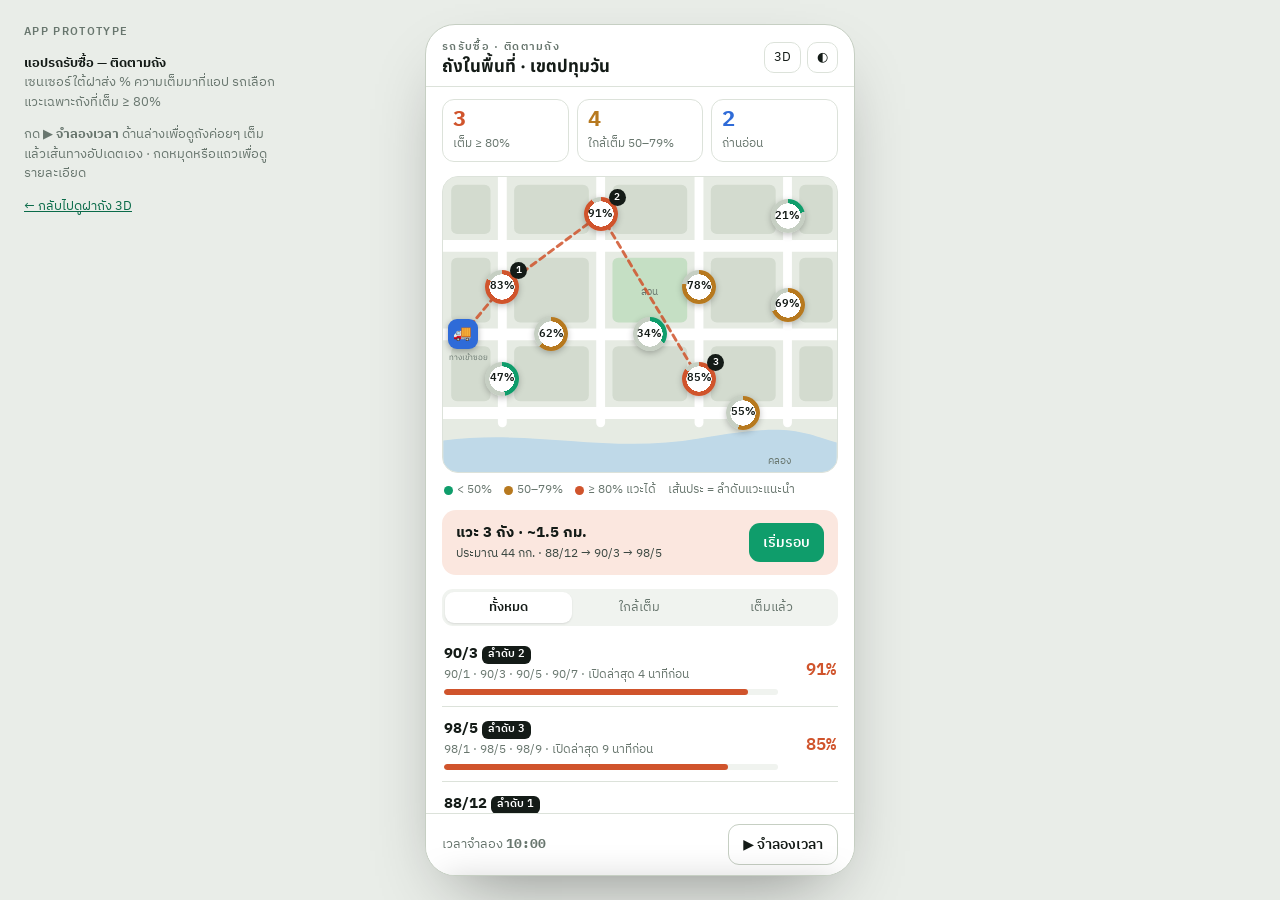
<file: monitor.html>
<!DOCTYPE html>
<html lang="th">
<head>
<meta charset="utf-8">
<meta name="viewport" content="width=device-width, initial-scale=1, viewport-fit=cover">
<meta name="color-scheme" content="light dark">
<title>ติดตามถัง · แอปรถรับซื้อ</title>
<link rel="preconnect" href="https://fonts.googleapis.com">
<link rel="preconnect" href="https://fonts.gstatic.com" crossorigin>
<link rel="stylesheet" href="https://fonts.googleapis.com/css2?family=Anuphan:wght@500;600;700&family=IBM+Plex+Sans+Thai:wght@400;500;600&family=IBM+Plex+Mono:wght@400;500&display=swap">
<style>
*{ box-sizing:border-box; }
[hidden]{ display:none !important; }
:root{
  --ground:#E9EDE8; --surface:#FFFFFF; --sunken:#F0F3EF;
  --line:#DCE2DA; --line-strong:#C6CFC3;
  --ink:#141B17; --ink-2:#3A4741; --muted:#68766E;
  --accent:#0F9D6B; --accent-ink:#0A6B49; --accent-soft:#E0F2EA;
  --warn:#B7791F; --warn-soft:#F8EEDB;
  --full:#D0542C; --full-soft:#FBE7DF;
  --blue:#2F6BD8; --blue-soft:#E3ECFB;
  --map-ground:#E6EBE3; --map-block:#D3DBCF; --map-road:#FFFFFF; --map-park:#C5DFC4; --map-water:#BFD9E8;
  --shadow:0 1px 2px rgba(20,27,23,.06), 0 12px 32px -18px rgba(20,27,23,.4);
}
:root[data-theme="dark"]{
  --ground:#080B0A; --surface:#19211E; --sunken:#131A18;
  --line:#28322E; --line-strong:#38443F;
  --ink:#E9EFEB; --ink-2:#C2CEC7; --muted:#8B9A92;
  --accent:#35C596; --accent-ink:#7FE2C0; --accent-soft:#123328;
  --warn:#E0A84E; --warn-soft:#2C2314;
  --full:#F07A52; --full-soft:#3A1F16;
  --blue:#7FA8F0; --blue-soft:#17243A;
  --map-ground:#141B18; --map-block:#222C28; --map-road:#2E3934; --map-park:#1C3326; --map-water:#16303D;
  --shadow:0 1px 2px rgba(0,0,0,.4), 0 12px 32px -18px rgba(0,0,0,.8);
}
html,body{ margin:0; }
body{ background:var(--ground); color:var(--ink); min-height:100vh;
  font-family:'IBM Plex Sans Thai','Segoe UI',system-ui,sans-serif; font-size:14px; line-height:1.5; }
.disp{ font-family:'Anuphan','IBM Plex Sans Thai',system-ui,sans-serif; }
.mono{ font-family:'IBM Plex Mono',ui-monospace,monospace; font-variant-numeric:tabular-nums; }
.eyebrow{ font-size:11px; letter-spacing:.12em; text-transform:uppercase; color:var(--muted); font-weight:600; }
button{ font:inherit; color:inherit; cursor:pointer; }

.frame{ position:relative; background:var(--surface); max-width:430px; margin:0 auto; min-height:100vh; display:flex; flex-direction:column; }
@media (min-width:820px){
  body{ display:grid; place-items:center; padding:24px; }
  .frame{ width:430px; height:min(880px, calc(100vh - 48px)); min-height:0; border:1px solid var(--line-strong); border-radius:30px; overflow:hidden; box-shadow:0 30px 70px -30px rgba(0,0,0,.45); }
  .desk{ display:block !important; }
  .frame .sheet, .frame .toast{ position:absolute; max-width:none; }
}
.desk{ display:none; position:fixed; left:24px; top:24px; max-width:260px; color:var(--muted); font-size:13px; }
.desk a{ color:var(--accent-ink); }

header{ padding:14px 16px 10px; display:flex; align-items:center; gap:10px; border-bottom:1px solid var(--line); }
header h1{ margin:0; font-size:17px; line-height:1.2; }
.hb{ margin-left:auto; display:flex; gap:6px; }
.ib{ border:1px solid var(--line); background:var(--surface); border-radius:10px; padding:5px 9px; font-size:13px; text-decoration:none; color:inherit; }
.ib[aria-pressed="true"]{ background:var(--accent-soft); border-color:var(--accent); color:var(--accent-ink); }

.scroll{ flex:1; overflow-y:auto; overscroll-behavior:contain; }
.scroll::-webkit-scrollbar{ width:0; }

.stats{ display:grid; grid-template-columns:repeat(3,1fr); gap:8px; padding:12px 16px 4px; }
.stat{ border:1px solid var(--line); border-radius:12px; padding:8px 10px; background:var(--surface); text-align:left; }
.stat b{ display:block; font-size:22px; line-height:1.1; }
.stat span{ font-size:11.5px; color:var(--muted); }
.stat.full b{ color:var(--full); } .stat.near b{ color:var(--warn); } .stat.bat b{ color:var(--blue); }
.stat[aria-pressed="true"]{ border-color:var(--ink-2); box-shadow:inset 0 0 0 1px var(--ink-2); }

.map{ position:relative; margin:10px 16px 0; border-radius:16px; overflow:hidden; border:1px solid var(--line); aspect-ratio:4/3; background:var(--map-ground); }
.map svg{ position:absolute; inset:0; width:100%; height:100%; }
.pin{ position:absolute; transform:translate(-50%,-50%); width:34px; height:34px; border-radius:50%; border:0; padding:0;
  display:grid; place-items:center; font-size:10.5px; font-weight:600; color:var(--ink);
  background:radial-gradient(circle, var(--surface) 0 52%, transparent 53%), conic-gradient(var(--c) calc(var(--p)*1%), var(--line-strong) 0);
  box-shadow:0 2px 6px rgba(0,0,0,.25); transition:transform .2s; }
.pin.sel{ transform:translate(-50%,-50%) scale(1.25); z-index:3; }
.pin .ord{ position:absolute; top:-8px; right:-8px; min-width:17px; height:17px; border-radius:9px; background:var(--ink); color:var(--surface); font-size:10px; display:grid; place-items:center; padding:0 4px; }
.pin.dim{ opacity:.35; }
.pin.pulse:after{ content:""; position:absolute; inset:-6px; border-radius:50%; border:2px solid var(--full); animation:pulse 1.2s ease-out 3; }
@keyframes pulse{ from{ transform:scale(.8); opacity:1 } to{ transform:scale(1.6); opacity:0 } }
.truck{ position:absolute; transform:translate(-50%,-50%); width:30px; height:30px; border-radius:9px; background:var(--blue); color:#fff; display:grid; place-items:center; font-size:15px; box-shadow:0 2px 6px rgba(0,0,0,.3); }
.legend{ display:flex; gap:12px; padding:8px 18px 0; font-size:11.5px; color:var(--muted); flex-wrap:wrap; }
.legend i{ display:inline-block; width:9px; height:9px; border-radius:50%; margin-right:4px; vertical-align:middle; }

.route{ margin:12px 16px 0; border-radius:14px; padding:12px 14px; background:var(--full-soft); display:flex; gap:10px; align-items:center; }
.route .t{ flex:1; }
.route b{ font-size:15px; }
.route small{ display:block; color:var(--ink-2); font-size:12px; }
.btn{ border:0; border-radius:11px; padding:9px 14px; font-weight:600; background:var(--accent); color:#fff; }
:root[data-theme="dark"] .btn{ color:#06120D; }
.btn.ghost{ background:transparent; border:1px solid var(--line-strong); color:var(--ink); }
.btn:disabled{ opacity:.45; cursor:default; }

.seg{ display:flex; gap:4px; margin:14px 16px 6px; padding:3px; background:var(--sunken); border-radius:11px; }
.seg button{ flex:1; border:0; background:transparent; border-radius:9px; padding:6px; font-size:13px; color:var(--muted); }
.seg button[aria-selected="true"]{ background:var(--surface); color:var(--ink); font-weight:600; box-shadow:0 1px 2px rgba(0,0,0,.1); }

.list{ list-style:none; margin:0; padding:0 16px 90px; }
.row{ display:flex; gap:12px; align-items:center; width:100%; text-align:left; border:0; border-bottom:1px solid var(--line); background:transparent; padding:11px 2px; }
.row:hover{ background:var(--sunken); }
.row .h{ flex:1; min-width:0; }
.row .h b{ font-size:14.5px; }
.row .h small{ display:block; color:var(--muted); font-size:12px; white-space:nowrap; overflow:hidden; text-overflow:ellipsis; }
.bar{ height:6px; border-radius:6px; background:var(--sunken); overflow:hidden; margin-top:5px; }
.bar i{ display:block; height:100%; border-radius:6px; background:var(--c); transition:width .5s; }
.pct{ font-size:17px; font-weight:600; min-width:46px; text-align:right; }
.tag{ display:inline-block; font-size:10.5px; font-weight:600; padding:1px 6px; border-radius:6px; margin-left:4px; vertical-align:1px; }
.tag.bat{ background:var(--blue-soft); color:var(--blue); }
.tag.rt{ background:var(--ink); color:var(--surface); }

.sheet{ position:fixed; left:0; right:0; bottom:0; max-width:430px; margin:0 auto; background:var(--surface); border-top:1px solid var(--line-strong); border-radius:20px 20px 0 0;
  box-shadow:0 -12px 32px -18px rgba(0,0,0,.5); padding:10px 18px 18px; transform:translateY(105%); transition:transform .28s cubic-bezier(.2,.8,.3,1); z-index:10; max-height:78%; overflow-y:auto; }
.sheet.open{ transform:none; }
.grab{ width:38px; height:4px; border-radius:4px; background:var(--line-strong); margin:0 auto 10px; }
.sheet h2{ margin:0; font-size:20px; }
.kv{ display:grid; grid-template-columns:1fr 1fr; gap:8px; margin:12px 0; }
.kv div{ background:var(--sunken); border-radius:10px; padding:8px 10px; }
.kv small{ display:block; color:var(--muted); font-size:11.5px; }
.kv b{ font-size:15px; }
.big{ display:flex; align-items:baseline; gap:8px; margin-top:8px; }
.big b{ font-size:40px; line-height:1; }
.note{ font-size:11.5px; color:var(--muted); margin:8px 0 0; }
.acts{ display:flex; gap:8px; margin-top:12px; }
.acts .btn{ flex:1; }

.toast{ position:fixed; left:16px; right:16px; top:64px; max-width:398px; margin:0 auto; z-index:20; background:var(--ink); color:var(--surface); border-radius:12px; padding:10px 12px; font-size:13px;
  box-shadow:var(--shadow); transform:translateY(-20px); opacity:0; transition:.25s; pointer-events:none; }
.toast.show{ transform:none; opacity:1; }

.foot{ position:sticky; bottom:0; display:flex; gap:8px; align-items:center; padding:10px 16px; background:var(--surface); border-top:1px solid var(--line); }
.foot .clock{ flex:1; font-size:12.5px; color:var(--muted); }
</style>
</head>
<body>
<div class="desk">
  <div class="eyebrow">App prototype</div>
  <p><b style="color:var(--ink)">แอปรถรับซื้อ — ติดตามถัง</b><br>เซนเซอร์ใต้ฝาส่ง % ความเต็มมาที่แอป รถเลือกแวะเฉพาะถังที่เต็ม ≥ 80%</p>
  <p>กด <b>▶ จำลองเวลา</b> ด้านล่างเพื่อดูถังค่อยๆ เต็ม แล้วเส้นทางอัปเดตเอง · กดหมุดหรือแถวเพื่อดูรายละเอียด</p>
  <p><a href="index.html">← กลับไปดูฝาถัง 3D</a></p>
</div>

<div class="frame" id="frame">
  <header>
    <div>
      <div class="eyebrow">รถรับซื้อ · ติดตามถัง</div>
      <h1 class="disp">ถังในพื้นที่ · เขตปทุมวัน</h1>
    </div>
    <div class="hb">
      <a class="ib" href="index.html" title="ดูฝาถัง 3D">3D</a>
      <button class="ib" id="theme" aria-label="สลับธีม">◐</button>
    </div>
  </header>

  <div class="toast" id="toast" role="status" aria-live="polite"></div>

  <div class="scroll" id="scroll">
    <div class="stats">
      <button class="stat full" data-f="full" aria-pressed="false"><b id="n-full">0</b><span>เต็ม ≥ 80%</span></button>
      <button class="stat near" data-f="near" aria-pressed="false"><b id="n-near">0</b><span>ใกล้เต็ม 50–79%</span></button>
      <button class="stat bat" data-f="bat" aria-pressed="false"><b id="n-bat">0</b><span>ถ่านอ่อน</span></button>
    </div>

    <div class="map" id="map" aria-label="แผนที่ถัง">
      <svg viewBox="0 0 400 300" aria-hidden="true">
        <rect width="400" height="300" fill="var(--map-ground)"/>
        <g fill="var(--map-block)">
          <rect x="72" y="8" width="76" height="50" rx="6"/><rect x="172" y="8" width="76" height="50" rx="6"/><rect x="272" y="8" width="66" height="50" rx="6"/>
          <rect x="8" y="82" width="40" height="66" rx="6"/><rect x="72" y="82" width="76" height="66" rx="6"/><rect x="272" y="82" width="66" height="66" rx="6"/><rect x="362" y="82" width="34" height="66" rx="6"/>
          <rect x="8" y="172" width="40" height="56" rx="6"/><rect x="72" y="172" width="76" height="56" rx="6"/><rect x="172" y="172" width="76" height="56" rx="6"/><rect x="362" y="172" width="34" height="56" rx="6"/>
          <rect x="362" y="8" width="34" height="50" rx="6"/><rect x="8" y="8" width="40" height="50" rx="6"/>
        </g>
        <rect x="172" y="82" width="76" height="66" rx="6" fill="var(--map-park)"/>
        <rect x="272" y="172" width="66" height="56" rx="6" fill="var(--map-block)"/>
        <g stroke="var(--map-road)" stroke-linecap="round" fill="none">
          <path d="M0 70H400 M0 160H400 M0 240H400" stroke-width="12"/>
          <path d="M60 0V250 M160 0V250 M260 0V250 M350 0V250" stroke-width="9"/>
        </g>
        <path d="M0 268 C 90 256, 170 282, 260 266 S 360 258, 400 270 V300 H0Z" fill="var(--map-water)"/>
        <text x="210" y="120" font-size="10" fill="var(--muted)" text-anchor="middle">สวน</text>
        <text x="330" y="292" font-size="10" fill="var(--muted)">คลอง</text>
        <text x="6" y="186" font-size="8.5" fill="var(--muted)">ทางเข้าซอย</text>
        <polyline id="route-line" fill="none" stroke="var(--full)" stroke-width="3" stroke-dasharray="6 5" stroke-linecap="round" stroke-linejoin="round" opacity=".85"/>
      </svg>
      <div class="truck" id="truck" style="left:5%;top:53.3%" title="ตำแหน่งรถ">🚚</div>
    </div>
    <div class="legend">
      <span><i style="background:var(--accent)"></i>&lt; 50%</span>
      <span><i style="background:var(--warn)"></i>50–79%</span>
      <span><i style="background:var(--full)"></i>≥ 80% แวะได้</span>
      <span>เส้นประ = ลำดับแวะแนะนำ</span>
    </div>

    <div class="route" id="route">
      <div class="t"><b id="r-title">—</b><small id="r-sub">—</small></div>
      <button class="btn" id="r-go">เริ่มรอบ</button>
    </div>

    <div class="seg" role="tablist" aria-label="กรองถัง">
      <button role="tab" data-f="all" aria-selected="true">ทั้งหมด</button>
      <button role="tab" data-f="near" aria-selected="false">ใกล้เต็ม</button>
      <button role="tab" data-f="full" aria-selected="false">เต็มแล้ว</button>
    </div>
    <ul class="list" id="list"></ul>
  </div>

  <div class="foot">
    <span class="clock">เวลาจำลอง <b class="mono" id="clock">10:00</b></span>
    <button class="btn ghost" id="sim">▶ จำลองเวลา</button>
  </div>

  <div class="sheet" id="sheet" role="dialog" aria-modal="false" aria-labelledby="d-title">
    <div class="grab"></div>
    <div id="detail"></div>
  </div>
</div>

<script>
(function(){
  'use strict';
  var root = document.documentElement;
  function pref(k, v){ try{ if(v === undefined) return localStorage.getItem('lid-' + k); localStorage.setItem('lid-' + k, v); }catch(e){ return null; } }
  var dark = pref('theme') ? pref('theme') === 'dark' : (window.matchMedia && matchMedia('(prefers-color-scheme: dark)').matches);
  function applyTheme(){ root.setAttribute('data-theme', dark ? 'dark' : 'light'); }
  applyTheme();
  document.getElementById('theme').onclick = function(){ dark = !dark; pref('theme', dark ? 'dark' : 'light'); applyTheme(); };

  /* ---------- data (map units: 400 x 300 viewBox, 1 unit ≈ 3 m) ---------- */
  var FULL = 0.8, NEAR = 0.5, BAT_LOW = 20;
  var KG_FULL = 17;          // kg of recyclables in a full 240 L bin — assumption
  var M_PER_UNIT = 3;
  var TRUCK = { x:20, y:160 };
  var bins = [
    { id:'BKK-8812', name:'88/12',  houses:'88/10 · 88/12 · 88/14', x:60,  y:112, fill:0.83, bat:76, open:5,  last:12, pick:'3 วันก่อน' },
    { id:'BKK-9003', name:'90/3',   houses:'90/1 · 90/3 · 90/5 · 90/7', x:160, y:38,  fill:0.91, bat:64, open:7,  last:4,  pick:'4 วันก่อน' },
    { id:'BKK-9214', name:'92/14',  houses:'92/12 · 92/14',       x:110, y:160, fill:0.62, bat:18, open:3,  last:35, pick:'2 วันก่อน' },
    { id:'BKK-9401', name:'94/1',   houses:'94/1 · 94/3 · 94/5',  x:210, y:160, fill:0.34, bat:88, open:2,  last:80, pick:'เมื่อวาน' },
    { id:'BKK-9620', name:'96/20',  houses:'96/18 · 96/20',       x:260, y:112, fill:0.78, bat:52, open:4,  last:20, pick:'3 วันก่อน' },
    { id:'BKK-9805', name:'98/5',   houses:'98/1 · 98/5 · 98/9',  x:260, y:205, fill:0.85, bat:41, open:6,  last:9,  pick:'5 วันก่อน' },
    { id:'BKK-1002', name:'100/2',  houses:'100/2 · 100/4',       x:350, y:40,  fill:0.21, bat:93, open:1,  last:140,pick:'เมื่อวาน' },
    { id:'BKK-1021', name:'102/1',  houses:'ร้านกาแฟ · 102/1',    x:305, y:240, fill:0.55, bat:12, open:9,  last:15, pick:'2 วันก่อน' },
    { id:'BKK-1043', name:'104/3',  houses:'104/1 · 104/3 · 104/5', x:60,  y:205, fill:0.47, bat:70, open:3,  last:50, pick:'3 วันก่อน' },
    { id:'BKK-1067', name:'106/7',  houses:'นิติฯ หมู่บ้าน · 6 หลัง', x:350, y:130, fill:0.69, bat:58, open:8,  last:6,  pick:'2 วันก่อน' }
  ];
  // rough fill speed per simulated hour (more houses = faster)
  bins.forEach(function(b){ b.rate = 0.015 + (b.houses.split('·').length) * 0.008; });

  var mapEl = document.getElementById('map'), listEl = document.getElementById('list');
  var sel = null, filter = 'all', statFilter = null, simT = null, minutes = 600, onRound = false;

  function lvl(b){ return b.fill >= FULL ? 'full' : b.fill >= NEAR ? 'near' : 'ok'; }
  function col(b){ return b.fill >= FULL ? 'var(--full)' : b.fill >= NEAR ? 'var(--warn)' : 'var(--accent)'; }
  function pct(b){ return Math.round(b.fill * 100); }
  function ago(m){ return m < 60 ? m + ' นาทีก่อน' : Math.floor(m / 60) + ' ชม.ก่อน'; }
  function dist(a, b){ var dx = a.x - b.x, dy = a.y - b.y; return Math.sqrt(dx * dx + dy * dy); }

  /* nearest-neighbour order through bins that are ≥ 80% */
  function planRoute(){
    var left = bins.filter(function(b){ return b.fill >= FULL; }), here = TRUCK, order = [], d = 0;
    while(left.length){
      var bi = 0;
      for(var i = 1; i < left.length; i++) if(dist(here, left[i]) < dist(here, left[bi])) bi = i;
      d += dist(here, left[bi]); here = left[bi]; order.push(left.splice(bi, 1)[0]);
    }
    return { order:order, m:d * M_PER_UNIT * 1.3 };   // ×1.3: roads aren't straight lines
  }

  var pins = {};
  bins.forEach(function(b){
    var p = document.createElement('button');
    p.className = 'pin'; p.style.left = (b.x / 4) + '%'; p.style.top = (b.y / 3) + '%';
    p.onclick = function(){ open(b); };
    mapEl.appendChild(p); pins[b.id] = p;
  });

  function visible(b){
    if(statFilter === 'full' || filter === 'full') return b.fill >= FULL;
    if(statFilter === 'near' || filter === 'near') return b.fill >= NEAR;
    if(statFilter === 'bat') return b.bat <= BAT_LOW;
    return true;
  }

  function render(){
    var r = planRoute(), rank = {};
    r.order.forEach(function(b, i){ rank[b.id] = i + 1; });

    document.getElementById('n-full').textContent = bins.filter(function(b){ return b.fill >= FULL; }).length;
    document.getElementById('n-near').textContent = bins.filter(function(b){ return b.fill >= NEAR && b.fill < FULL; }).length;
    document.getElementById('n-bat').textContent = bins.filter(function(b){ return b.bat <= BAT_LOW; }).length;

    bins.forEach(function(b){
      var p = pins[b.id];
      p.style.setProperty('--c', col(b)); p.style.setProperty('--p', pct(b));
      p.innerHTML = pct(b) + '%' + (rank[b.id] ? '<span class="ord">' + rank[b.id] + '</span>' : '');
      p.setAttribute('aria-label', 'ถัง ' + b.name + ' เต็ม ' + pct(b) + '%');
      p.classList.toggle('sel', sel === b);
      p.classList.toggle('dim', !visible(b));
    });

    var pts = [TRUCK].concat(r.order).map(function(b){ return b.x + ',' + b.y; }).join(' ');
    document.getElementById('route-line').setAttribute('points', r.order.length ? pts : '');

    var kg = r.order.reduce(function(s, b){ return s + b.fill * KG_FULL; }, 0);
    document.getElementById('r-title').textContent = r.order.length ? 'แวะ ' + r.order.length + ' ถัง · ~' + (r.m / 1000).toFixed(1) + ' กม.' : 'ยังไม่มีถังเต็ม';
    document.getElementById('r-sub').textContent = r.order.length ? 'ประมาณ ' + Math.round(kg) + ' กก. · ' + r.order.map(function(b){ return b.name; }).join(' → ') : 'แอปจะแจ้งเมื่อมีถังถึง 80%';
    var go = document.getElementById('r-go');
    go.disabled = !r.order.length;
    go.textContent = onRound ? 'จบรอบ' : 'เริ่มรอบ';

    var rows = bins.slice().sort(function(a, b){ return b.fill - a.fill; }).filter(visible);
    listEl.innerHTML = rows.length ? rows.map(function(b){
      return '<li><button class="row" data-id="' + b.id + '" style="--c:' + col(b) + '">' +
        '<div class="h"><b>' + b.name + '</b>' + (rank[b.id] ? '<span class="tag rt">ลำดับ ' + rank[b.id] + '</span>' : '') +
        (b.bat <= BAT_LOW ? '<span class="tag bat">ถ่าน ' + b.bat + '%</span>' : '') +
        '<small>' + b.houses + ' · เปิดล่าสุด ' + ago(b.last) + '</small>' +
        '<div class="bar"><i style="width:' + pct(b) + '%"></i></div></div>' +
        '<span class="pct mono" style="color:' + col(b) + '">' + pct(b) + '%</span></button></li>';
    }).join('') : '<li class="note" style="padding:18px 2px">ไม่มีถังในกลุ่มนี้</li>';
    if(sel) detail(sel);
  }

  listEl.addEventListener('click', function(e){
    var r = e.target.closest('.row'); if(!r) return;
    for(var i = 0; i < bins.length; i++) if(bins[i].id === r.getAttribute('data-id')) open(bins[i]);
  });

  /* ---------- detail sheet ---------- */
  var sheet = document.getElementById('sheet');
  function detail(b){
    var full = b.fill >= FULL;
    document.getElementById('detail').innerHTML =
      '<div style="display:flex;align-items:center;gap:8px"><div><div class="eyebrow mono">' + b.id + '</div><h2 class="disp" id="d-title">ถังหน้าบ้าน ' + b.name + '</h2></div>' +
      '<button class="ib" id="d-x" style="margin-left:auto">ปิด</button></div>' +
      '<div class="big"><b class="mono" style="color:' + col(b) + '">' + pct(b) + '%</b><span>' + (full ? 'เต็มแล้ว — คุ้มที่จะแวะ' : b.fill >= NEAR ? 'ใกล้เต็ม' : 'ยังไม่ต้องแวะ') + '</span></div>' +
      '<div class="bar" style="--c:' + col(b) + ';height:9px"><i style="width:' + pct(b) + '%"></i></div>' +
      '<div class="kv">' +
        '<div><small>ใช้ร่วม</small><b>' + b.houses.split('·').length + ' หลัง</b></div>' +
        '<div><small>ประมาณน้ำหนัก</small><b>~' + Math.round(b.fill * KG_FULL) + ' กก.</b></div>' +
        '<div><small>เปิดล่าสุด</small><b>' + ago(b.last) + '</b></div>' +
        '<div><small>เปิดวันนี้</small><b>' + b.open + ' ครั้ง</b></div>' +
        '<div><small>ถ่าน AA</small><b style="color:' + (b.bat <= BAT_LOW ? 'var(--blue)' : 'inherit') + '">' + b.bat + '%' + (b.bat <= BAT_LOW ? ' · เปลี่ยนรอบนี้' : '') + '</b></div>' +
        '<div><small>รับล่าสุด</small><b>' + b.pick + '</b></div>' +
      '</div>' +
      '<div class="note">บ้านที่ใช้: ' + b.houses + '</div>' +
      '<div class="acts"><button class="btn ghost" id="d-nav">นำทาง</button><button class="btn" id="d-pick"' + (b.fill < 0.05 ? ' disabled' : '') + '>สแกนเปิด · รับแล้ว</button></div>' +
      '<p class="note">น้ำหนักประมาณจาก % ความเต็ม (ถังเต็ม ≈ ' + KG_FULL + ' กก. [สมมติฐาน]) — น้ำหนักจริงชั่งที่สถานี</p>';
    document.getElementById('d-x').onclick = close;
    document.getElementById('d-nav').onclick = function(){ toast('เปิดแผนที่นำทางไป ' + b.name + ' (จำลอง)'); };
    document.getElementById('d-pick').onclick = function(){
      var kg = Math.round(b.fill * KG_FULL);
      b.fill = 0; b.last = 0; b.open++; b.pick = 'เมื่อสักครู่';
      toast('รับจาก ' + b.name + ' แล้ว ~' + kg + ' กก. · ถังกลับเป็น 0%');
      render();
    };
  }
  function open(b){ sel = b; detail(b); sheet.classList.add('open'); render(); }
  function close(){ sel = null; sheet.classList.remove('open'); render(); }

  /* ---------- toast ---------- */
  var tEl = document.getElementById('toast'), tT;
  function toast(msg){ tEl.textContent = msg; tEl.classList.add('show'); clearTimeout(tT); tT = setTimeout(function(){ tEl.classList.remove('show'); }, 2600); }

  /* ---------- filters ---------- */
  Array.prototype.forEach.call(document.querySelectorAll('.seg button'), function(btn){
    btn.onclick = function(){
      filter = btn.getAttribute('data-f'); statFilter = null;
      Array.prototype.forEach.call(document.querySelectorAll('.seg button'), function(o){ o.setAttribute('aria-selected', o === btn); });
      Array.prototype.forEach.call(document.querySelectorAll('.stat'), function(o){ o.setAttribute('aria-pressed', 'false'); });
      render();
    };
  });
  Array.prototype.forEach.call(document.querySelectorAll('.stat'), function(btn){
    btn.onclick = function(){
      var f = btn.getAttribute('data-f');
      statFilter = statFilter === f ? null : f;
      Array.prototype.forEach.call(document.querySelectorAll('.stat'), function(o){ o.setAttribute('aria-pressed', statFilter === o.getAttribute('data-f')); });
      render();
    };
  });

  /* ---------- round ---------- */
  document.getElementById('r-go').onclick = function(){
    if(onRound){ onRound = false; toast('จบรอบเก็บแล้ว'); render(); return; }
    var r = planRoute(); if(!r.order.length) return;
    onRound = true; toast('เริ่มรอบ: แวะ ' + r.order[0].name + ' ก่อน'); open(r.order[0]);
  };

  /* ---------- time simulation: bins fill up, alert when one crosses 80% ---------- */
  function tick(){
    minutes += 30;
    var h = Math.floor(minutes / 60) % 24, m = minutes % 60;
    document.getElementById('clock').textContent = (h < 10 ? '0' : '') + h + ':' + (m < 10 ? '0' : '') + m;
    bins.forEach(function(b){
      var before = b.fill;
      if(Math.random() < 0.55){ b.fill = Math.min(1, b.fill + b.rate * (0.5 + Math.random())); b.last = 0; b.open++; }
      else b.last += 30;
      if(Math.random() < 0.08) b.bat = Math.max(0, b.bat - 1);
      if(before < FULL && b.fill >= FULL){
        toast('🔔 ถัง ' + b.name + ' เต็ม ' + pct(b) + '% แล้ว — เพิ่มเข้าเส้นทาง');
        var p = pins[b.id]; p.classList.remove('pulse'); void p.offsetWidth; p.classList.add('pulse');
      }
    });
    render();
  }
  var simBtn = document.getElementById('sim');
  simBtn.onclick = function(){
    if(simT){ clearInterval(simT); simT = null; simBtn.textContent = '▶ จำลองเวลา'; }
    else { simT = setInterval(tick, 1400); simBtn.textContent = '■ หยุด'; tick(); }
  };

  document.addEventListener('keydown', function(e){ if(e.key === 'Escape' && sel) close(); });
  render();
})();
</script>
</body>
</html>
</file>
